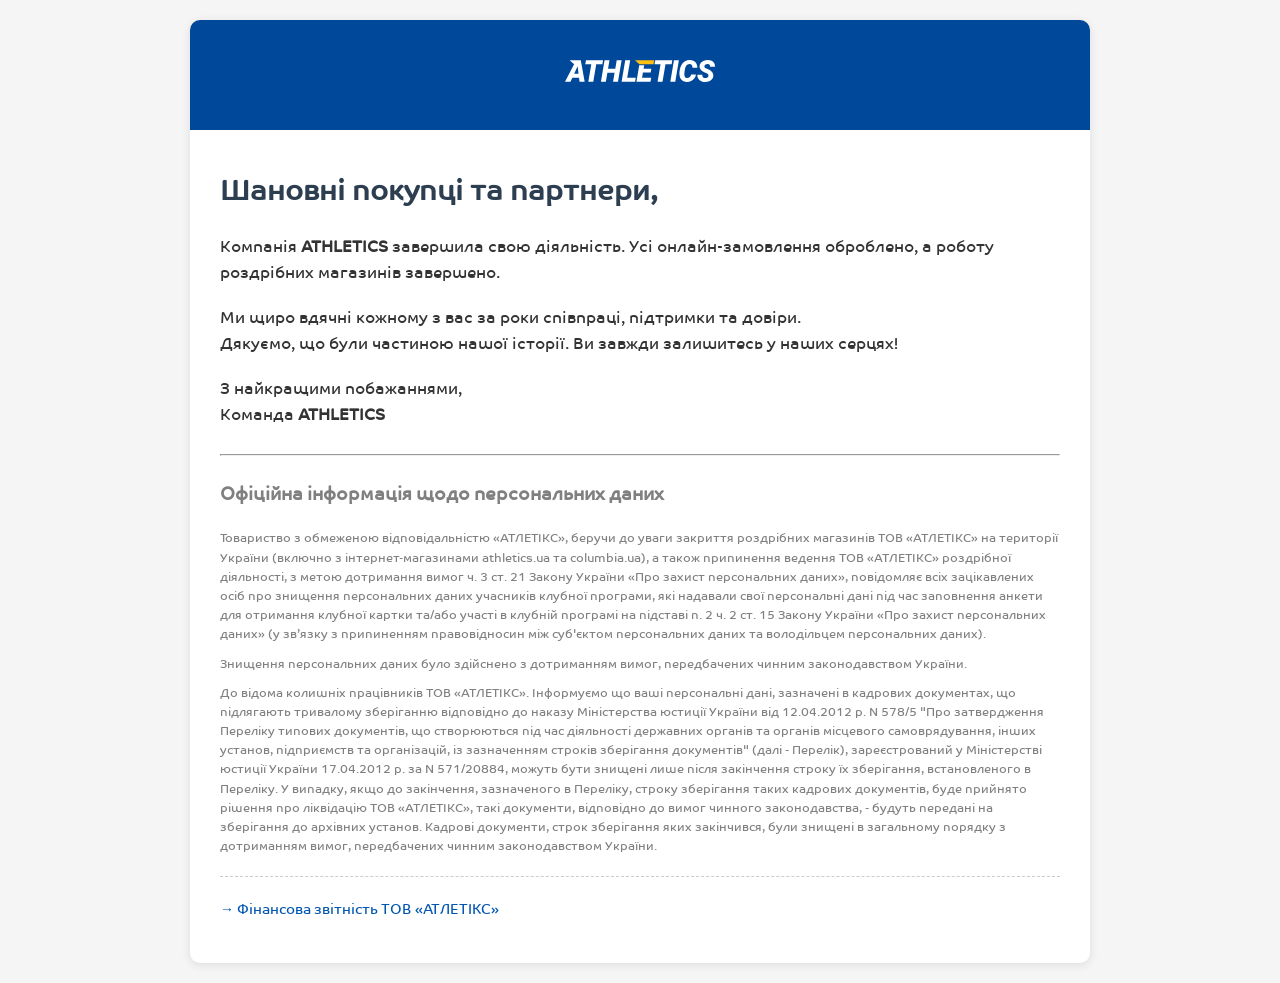
<file: index.html>
<!DOCTYPE html>
<!-- saved from url=(0021)https://athletics.ua/ -->
<html><head><meta http-equiv="Content-Type" content="text/html; charset=UTF-8">
    
    <meta name="viewport" content="width=device-width, initial-scale=1.0">
    <title>Athletics — мережа магазинів спортивних товарів. Одяг, взуття та аксесуари для спорту та активного відпочинку</title>
    <link rel="stylesheet" href="./index_files/fonts.css">
    <style>
        * {
            margin: 0;
            padding: 0;
            box-sizing: border-box;
        }
        body {
            font-family: "co_text_corpregular", Arial, sans-serif;
            line-height: 1.6;
            color: #333;
            background-color: #f5f5f5;
            min-height: 100vh;
            display: flex;
            justify-content: center;
            align-items: center;
            padding: 20px;
        }
        .container {
            max-width: 900px;
            width: 100%;
            background: white;
            border-radius: 10px;
            box-shadow: 0 2px 10px rgba(0,0,0,0.1);
            overflow: hidden;
        }
        .logo-block {
            padding: 40px 20px;
            text-align: center;
            background-color: #004899;
        }
        .logo {
            max-width: 150px;
            height: auto;
        }
        .text-block {
            padding: 40px 30px;
        }
        .title {
            font-size: 28px;
            font-weight: bold;
            margin-bottom: 20px;
            color: #2c3e50;
            text-align: left;
        }
        .description {
            font-size: 16px;
            color: #666;
            text-align: justify;
        }
		.title_pd {
				font-size: 18px;
				margin-bottom: 20px;
				color: #808080;
			}
		.description_pd {
				font-size: 12px;
				color: #808080;
			}
		.delimiter {
			margin-top: 25px;
			margin-bottom: 25px;
		}
        @media (max-width: 768px) {
            body {
                padding: 10px;
            }
            .logo-block {
                padding: 30px 15px;
            }
            .logo {
                max-width: 120px;
            }
            .text-block {
                padding: 30px 20px;
            }
            .title {
                font-size: 24px;
                margin-bottom: 15px;
            }
            .description {
                font-size: 14px;
            }
			.title_pd {
				font-size: 16px;
				margin-bottom: 15px;
			}
			.description_pd {
				font-size: 12px;
			}
        }
        @media (max-width: 480px) {
            .logo-block {
                padding: 25px 10px;
            }
            .logo {
                max-width: 100px;
            }
            .text-block {
                padding: 25px 15px;
            }
            .title {
                font-size: 20px;
            }
			.title_pd {
				font-size: 14px;
				margin-bottom: 15px;
			}
			.description_pd {
				font-size: 12px;
			}
        }
    </style>
</head>
<body data-new-gr-c-s-check-loaded="14.1276.0" data-gr-ext-installed="">
    <div class="container">
        <div class="logo-block">
            <img src="./index_files/athletics.svg" alt="Логотип" class="logo">
        </div>
        <div class="text-block">
            <h1 class="title">Шановні покупці та партнери,</h1>
            <p class="description">
				</p><p>Компанія <b>ATHLETICS</b> завершила свою діяльність. Усі онлайн-замовлення оброблено, а роботу роздрібних магазинів завершено.</p>
				
				<p style="padding-top: 20px;">Ми щиро вдячні кожному з вас за роки співпраці, підтримки та довіри.</p>
				<p>Дякуємо, що були частиною нашої історії. Ви завжди залишитесь у наших серцях!</p>
				
				<p style="padding-top: 20px;">З найкращими побажаннями,</p>
				<p>Команда <b>ATHLETICS</b></p>
			<p></p>	
				<hr class="delimiter">
			<h1 class="title_pd">Офіційна інформація щодо персональних даних</h1>
			<p class="description_pd">
				</p><p class="description_pd" style="padding-bottom: 10px;">Товариство з обмеженою відповідальністю «АТЛЕТІКС», беручи до уваги закриття роздрібних магазинів ТОВ «АТЛЕТІКС» на території України (включно з інтернет-магазинами athletics.ua та columbia.ua), а також припинення ведення ТОВ «АТЛЕТІКС» роздрібної діяльності, з метою дотримання вимог ч. 3 ст. 21 Закону України «Про захист персональних даних», повідомляє всіх зацікавлених осіб про знищення персональних даних учасників клубної програми, які надавали свої персональні дані під час заповнення анкети для отримання клубної картки та/або участі в клубній програмі на підставі п. 2 ч. 2 ст. 15 Закону України «Про захист персональних даних» (у зв’язку з припиненням правовідносин між суб'єктом персональних даних та володільцем персональних даних).</p>
				<p class="description_pd">Знищення персональних даних було здійснено з дотриманням вимог, передбачених чинним законодавством України.</p>
				<p class="description_pd" style="padding-top: 10px;">До відома колишніх працівників ТОВ «АТЛЕТІКС». Інформуємо що ваші персональні дані, зазначені в кадрових документах, що підлягають тривалому зберіганню відповідно до наказу Міністерства юстиції України від 12.04.2012 р. N 578/5 "Про затвердження Переліку типових документів, що створюються під час діяльності державних органів та органів місцевого самоврядування, інших установ, підприємств та організацій, із зазначенням строків зберігання документів" (далі - Перелік), зареєстрований у Міністерстві юстиції України 17.04.2012 р. за N 571/20884, можуть бути знищені лише після закінчення строку їх зберігання, встановленого в Переліку. У випадку, якщо до закінчення, зазначеного в Переліку, строку зберігання таких кадрових документів, буде прийнято рішення про ліквідацію ТОВ «АТЛЕТІКС», такі документи, відповідно до вимог чинного законодавства, - будуть передані на зберігання до архівних установ. Кадрові документи, строк зберігання яких закінчився, були знищені в загальному порядку з дотриманням вимог, передбачених чинним законодавством України.</p>
			<p></p>
			<p style="padding-top: 20px; border-top: 1px dashed #ccc; margin-top: 20px;">
            <a href="finance.html" style="color: #0056b3; font-size: 14px; text-decoration: none;">
                → Фінансова звітність ТОВ «АТЛЕТІКС»
            </a>
        	</p>
        </div>
    </div>

<deepl-input-controller translate="no"><template shadowrootmode="open"><link rel="stylesheet" href="chrome-extension://cofdbpoegempjloogbagkncekinflcnj/build/content.css"><div dir="ltr" style="visibility: initial !important;"><div class="dl-input-translation-container svelte-95aucy"><div></div></div></div></template></deepl-input-controller></body><grammarly-desktop-integration data-grammarly-shadow-root="true"><template shadowrootmode="open"><style>
      div.grammarly-desktop-integration {
        position: absolute;
        width: 1px;
        height: 1px;
        padding: 0;
        margin: -1px;
        overflow: hidden;
        clip: rect(0, 0, 0, 0);
        white-space: nowrap;
        border: 0;
        -moz-user-select: none;
        -webkit-user-select: none;
        -ms-user-select:none;
        user-select:none;
      }

      div.grammarly-desktop-integration:before {
        content: attr(data-content);
      }
    </style><div aria-label="grammarly-integration" role="group" tabindex="-1" class="grammarly-desktop-integration" data-content="{&quot;mode&quot;:&quot;full&quot;,&quot;isActive&quot;:true,&quot;isUserDisabled&quot;:false}"></div></template></grammarly-desktop-integration></html>
</file>
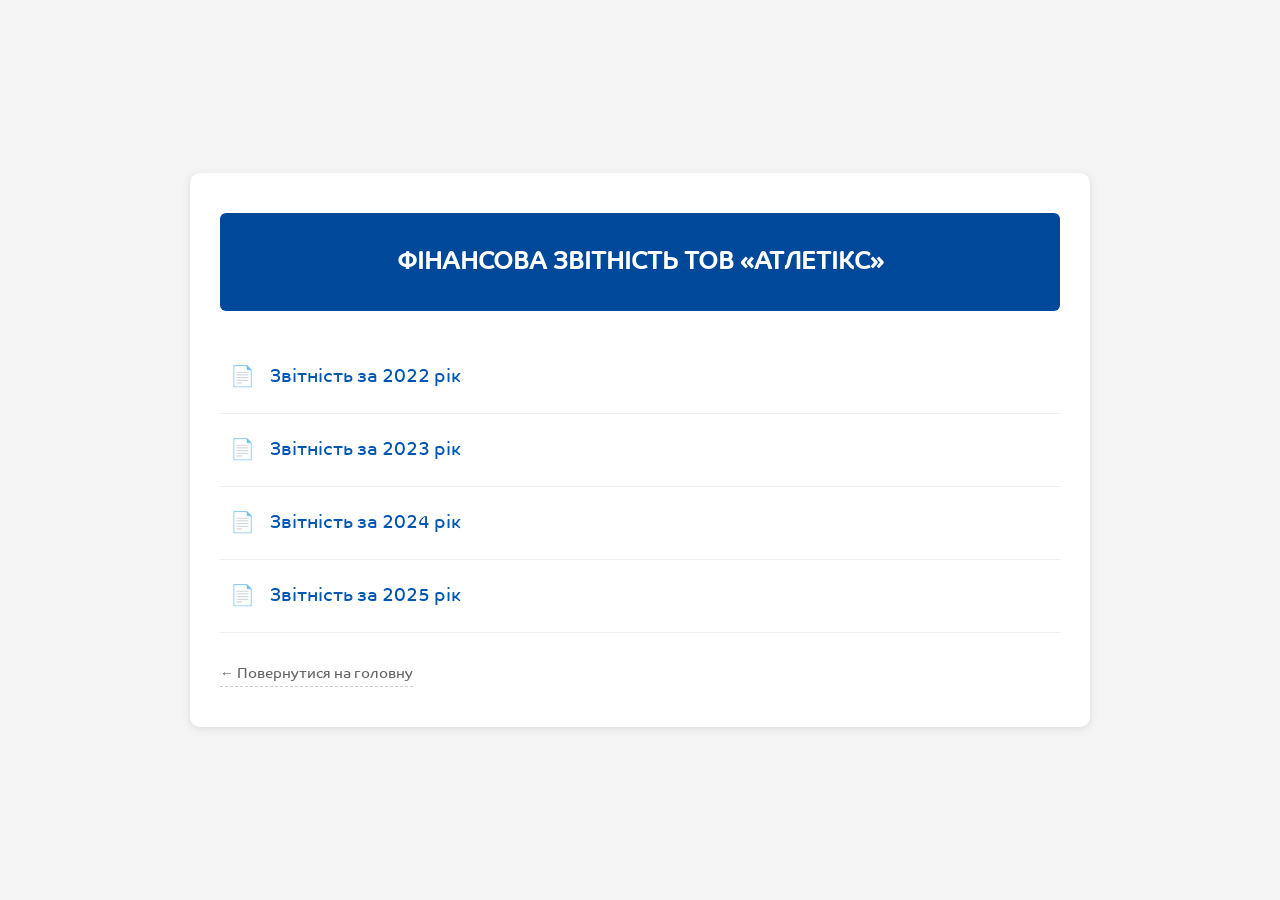
<file: finance.html>
<!DOCTYPE html>
<html lang="uk">
<head>
    <meta charset="UTF-8">
    <meta name="viewport" content="width=device-width, initial-scale=1.0">
    <title>Фінансова звітність - АТЛЕТІКС</title>
    <link rel="stylesheet" href="./index_files/fonts.css">
    <style>
        * {
            margin: 0;
            padding: 0;
            box-sizing: border-box;
        }
        body {
            /* Використовуємо той самий шрифт, що і на головній */
            font-family: "co_text_corpregular", Arial, sans-serif;
            line-height: 1.6;
            color: #333;
            background-color: #f5f5f5;
            min-height: 100vh;
            display: flex;
            justify-content: center;
            align-items: center;
            padding: 20px;
        }
        .container {
            max-width: 900px;
            width: 100%;
            background: white;
            border-radius: 10px;
            box-shadow: 0 2px 10px rgba(0,0,0,0.1);
            overflow: hidden;
            padding: 40px 30px;
        }
        .header-banner { 
            background-color: #004899; /* Точний колір вашого лого-блоку */
            color: white; 
            padding: 30px; 
            text-align: center; 
            border-radius: 6px; 
            margin-bottom: 30px;
        }
        h1 { 
            margin: 0; 
            font-size: 24px; 
            font-weight: bold;
            text-transform: uppercase;
        }
        .report-link { 
            display: flex;
            align-items: center;
            padding: 20px 10px; 
            font-size: 18px; 
            color: #0056b3; 
            text-decoration: none; 
            border-bottom: 1px solid #eee; 
            transition: background 0.2s;
        }
        .report-link:before {
            content: "📄";
            margin-right: 15px;
            font-size: 20px;
        }
        .report-link:hover { 
            background-color: #fcfcfc; 
            color: #003d80; 
        }
        .back-link { 
            display: inline-block; 
            margin-top: 30px; 
            color: #666; 
            text-decoration: none; 
            font-size: 14px;
            border-bottom: 1px dashed #ccc;
        }
        .back-link:hover {
            color: #333;
            border-bottom-style: solid;
        }
    </style>
</head>
<body>

    <div class="container">
        <div class="header-banner">
            <h1>Фінансова звітність ТОВ «АТЛЕТІКС»</h1>
        </div>

        <a href="report_2022.pdf" target="_blank" class="report-link">Звітність за 2022 рік</a>
        <a href="report_2023.pdf" target="_blank" class="report-link">Звітність за 2023 рік</a>
        <a href="report_2024.pdf" target="_blank" class="report-link">Звітність за 2024 рік</a>
        <a href="report_2025.pdf" target="_blank" class="report-link">Звітність за 2025 рік</a>

        <a href="index.html" class="back-link">← Повернутися на головну</a>
    </div>

</body>
</html>
</file>
<file: index_files/fonts.css>
@font-face {
  font-family: 'co_text_corpregular';
  src: url('fonts/cotext_corp_rg-webfont.eot'); /* IE9 Compat Modes */
  src: url('fonts/cotext_corp_rg-webfont.eot?#iefix') format('embedded-opentype'), /* IE6-IE8 */
       url('fonts/cotext_corp_rg-webfont.woff') format('woff'), /* Modern Browsers */
       url('fonts/cotext_corp_rg-webfont.ttf')  format('truetype'), /* Safari, Android, iOS */

  font-style:   normal;
  font-weight:  400;
}
</file>
